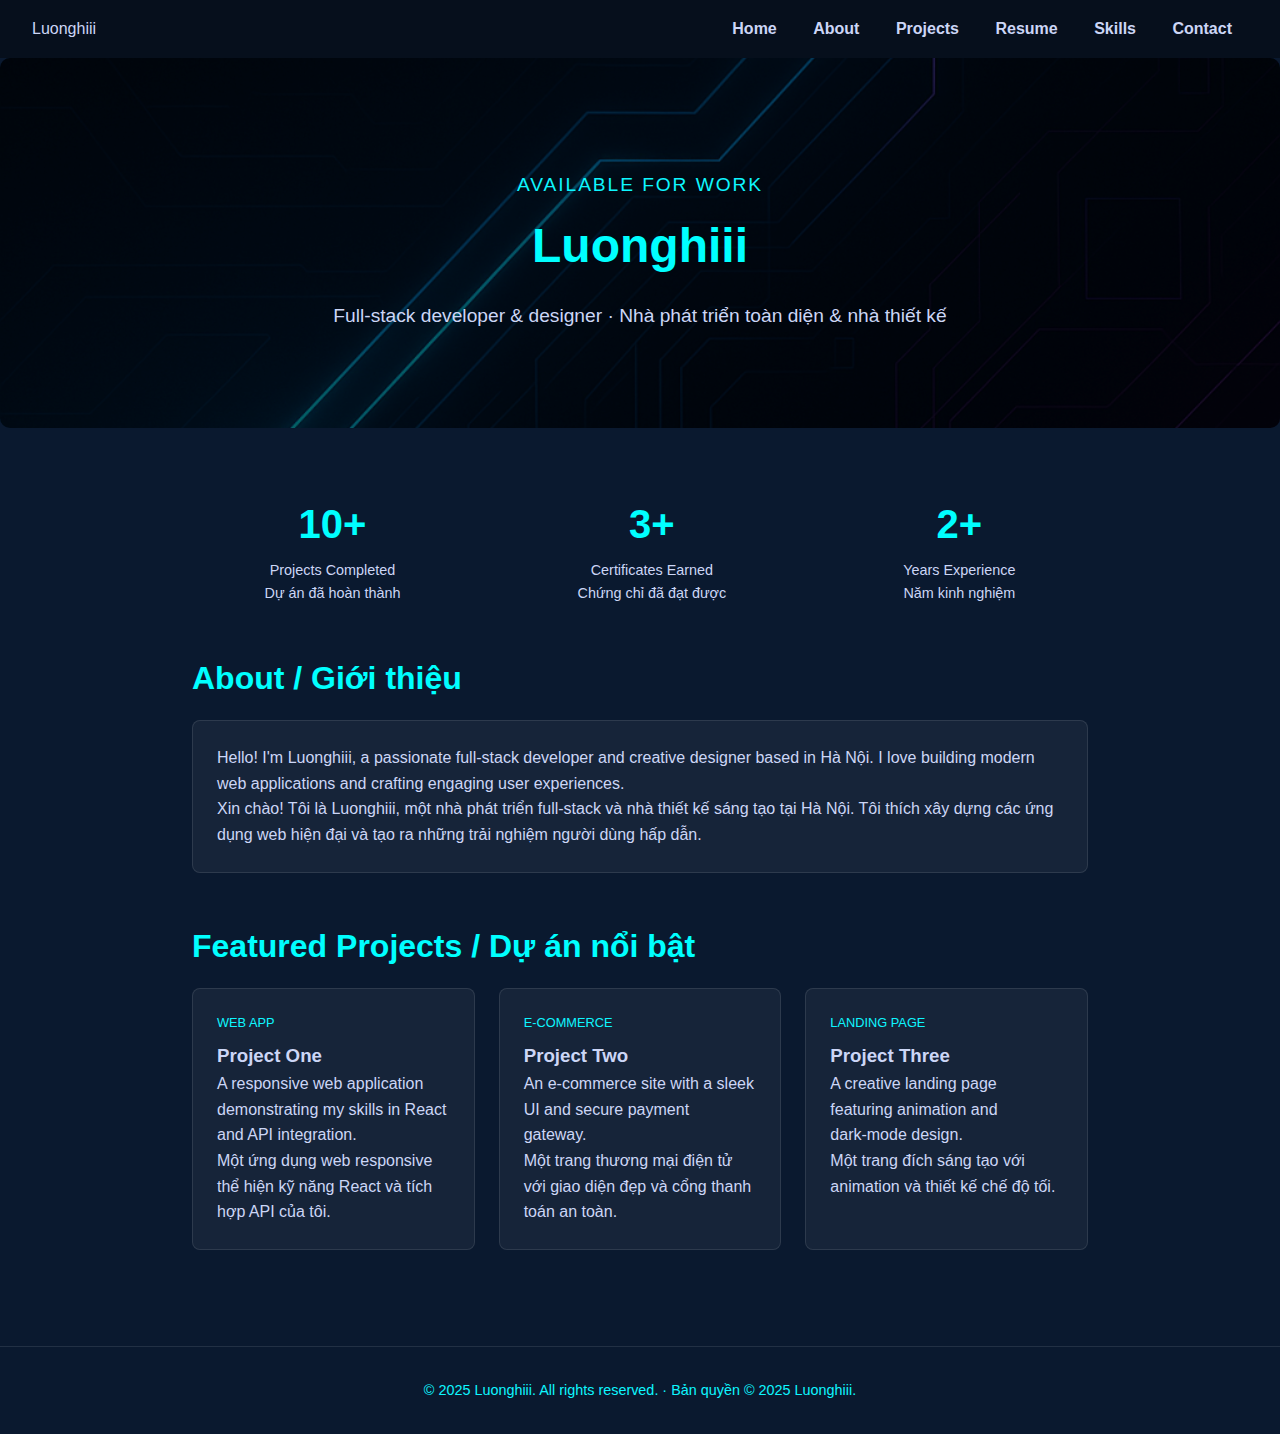
<file: index.html>
<!DOCTYPE html>
<html lang="en">
<head>
  <meta charset="UTF-8">
  <meta name="viewport" content="width=device-width, initial-scale=1.0">
  <title>Luonghiii Portfolio</title>
  <link rel="stylesheet" href="style.css">
</head>
<body>
  <nav>
    <div class="logo">Luonghiii</div>
    <div class="nav-links">
      <a href="index.html">Home</a>
      <a href="about.html">About</a>
      <a href="projects.html">Projects</a>
      <a href="resume.html">Resume</a>
      <a href="skills.html">Skills</a>
      <a href="contact.html">Contact</a>
    </div>
  </nav>

  <section class="hero">
    <div class="hero-overlay"></div>
    <div class="container">
      <p class="available">Available for work</p>
      <h1>Luonghiii</h1>
      <p>Full‑stack developer &amp; designer · Nhà phát triển toàn diện &amp; nhà thiết kế</p>
    </div>
  </section>
  <!-- Statistics section -->
  <div class="container">
    <section class="stats">
      <div class="stat">
        <h3>10+</h3>
        <p>Projects Completed<br>Dự án đã hoàn thành</p>
      </div>
      <div class="stat">
        <h3>3+</h3>
        <p>Certificates Earned<br>Chứng chỉ đã đạt được</p>
      </div>
      <div class="stat">
        <h3>2+</h3>
        <p>Years Experience<br>Năm kinh nghiệm</p>
      </div>
    </section>

    <section class="section">
      <h2>About / Giới thiệu</h2>
      <div class="card">
        <p>Hello! I'm Luonghiii, a passionate full‑stack developer and creative designer based in Hà Nội. I love building modern web applications and crafting engaging user experiences.</p>
        <p>Xin chào! Tôi là Luonghiii, một nhà phát triển full‑stack và nhà thiết kế sáng tạo tại Hà Nội. Tôi thích xây dựng các ứng dụng web hiện đại và tạo ra những trải nghiệm người dùng hấp dẫn.</p>
      </div>
    </section>

    <section class="section">
      <h2>Featured Projects / Dự án nổi bật</h2>
      <div class="card-grid">
        <div class="card">
          <p class="category">Web App</p>
          <h3>Project One</h3>
          <p>A responsive web application demonstrating my skills in React and API integration.</p>
          <p>Một ứng dụng web responsive thể hiện kỹ năng React và tích hợp API của tôi.</p>
        </div>
        <div class="card">
          <p class="category">E‑Commerce</p>
          <h3>Project Two</h3>
          <p>An e-commerce site with a sleek UI and secure payment gateway.</p>
          <p>Một trang thương mại điện tử với giao diện đẹp và cổng thanh toán an toàn.</p>
        </div>
        <div class="card">
          <p class="category">Landing Page</p>
          <h3>Project Three</h3>
          <p>A creative landing page featuring animation and dark‑mode design.</p>
          <p>Một trang đích sáng tạo với animation và thiết kế chế độ tối.</p>
        </div>
      </div>
    </section>
  </div>

  <div class="footer">
    © 2025 Luonghiii. All rights reserved. · Bản quyền © 2025 Luonghiii.
  </div>
</body>
</html>
</file>
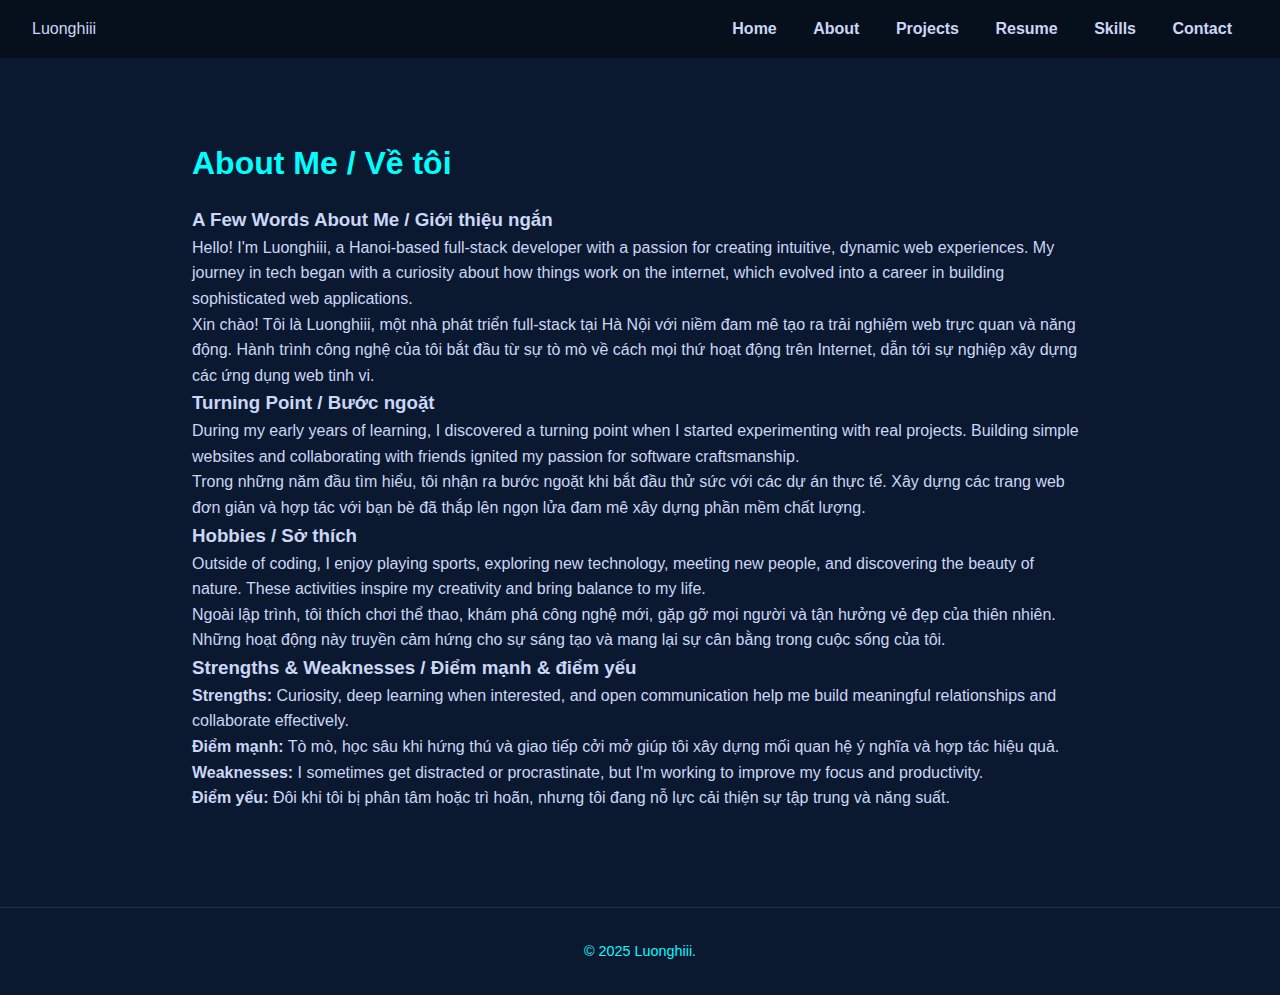
<file: about.html>
<!DOCTYPE html>
<html lang="en">
<head>
  <meta charset="UTF-8">
  <meta name="viewport" content="width=device-width, initial-scale=1.0">
  <title>About | Luonghiii</title>
  <link rel="stylesheet" href="style.css">
</head>
<body>
  <nav>
    <div class="logo">Luonghiii</div>
    <div class="nav-links">
      <a href="index.html">Home</a>
      <a href="about.html">About</a>
      <a href="projects.html">Projects</a>
      <a href="resume.html">Resume</a>
      <a href="skills.html">Skills</a>
      <a href="contact.html">Contact</a>
    </div>
  </nav>

  <div class="container">
    <section class="section">
      <h2>About Me / Về tôi</h2>

      <h3>A Few Words About Me / Giới thiệu ngắn</h3>
      <p>Hello! I'm Luonghiii, a Hanoi‑based full‑stack developer with a passion for creating intuitive, dynamic web experiences. My journey in tech began with a curiosity about how things work on the internet, which evolved into a career in building sophisticated web applications.</p>
      <p>Xin chào! Tôi là Luonghiii, một nhà phát triển full‑stack tại Hà Nội với niềm đam mê tạo ra trải nghiệm web trực quan và năng động. Hành trình công nghệ của tôi bắt đầu từ sự tò mò về cách mọi thứ hoạt động trên Internet, dẫn tới sự nghiệp xây dựng các ứng dụng web tinh vi.</p>

      <h3>Turning Point / Bước ngoặt</h3>
      <p>During my early years of learning, I discovered a turning point when I started experimenting with real projects. Building simple websites and collaborating with friends ignited my passion for software craftsmanship.</p>
      <p>Trong những năm đầu tìm hiểu, tôi nhận ra bước ngoặt khi bắt đầu thử sức với các dự án thực tế. Xây dựng các trang web đơn giản và hợp tác với bạn bè đã thắp lên ngọn lửa đam mê xây dựng phần mềm chất lượng.</p>

      <h3>Hobbies / Sở thích</h3>
      <p>Outside of coding, I enjoy playing sports, exploring new technology, meeting new people, and discovering the beauty of nature. These activities inspire my creativity and bring balance to my life.</p>
      <p>Ngoài lập trình, tôi thích chơi thể thao, khám phá công nghệ mới, gặp gỡ mọi người và tận hưởng vẻ đẹp của thiên nhiên. Những hoạt động này truyền cảm hứng cho sự sáng tạo và mang lại sự cân bằng trong cuộc sống của tôi.</p>

      <h3>Strengths &amp; Weaknesses / Điểm mạnh &amp; điểm yếu</h3>
      <p><strong>Strengths:</strong> Curiosity, deep learning when interested, and open communication help me build meaningful relationships and collaborate effectively.</p>
      <p><strong>Điểm mạnh:</strong> Tò mò, học sâu khi hứng thú và giao tiếp cởi mở giúp tôi xây dựng mối quan hệ ý nghĩa và hợp tác hiệu quả.</p>
      <p><strong>Weaknesses:</strong> I sometimes get distracted or procrastinate, but I'm working to improve my focus and productivity.</p>
      <p><strong>Điểm yếu:</strong> Đôi khi tôi bị phân tâm hoặc trì hoãn, nhưng tôi đang nỗ lực cải thiện sự tập trung và năng suất.</p>
    </section>
  </div>

  <div class="footer">
    © 2025 Luonghiii.
  </div>
</body>
</html>
</file>
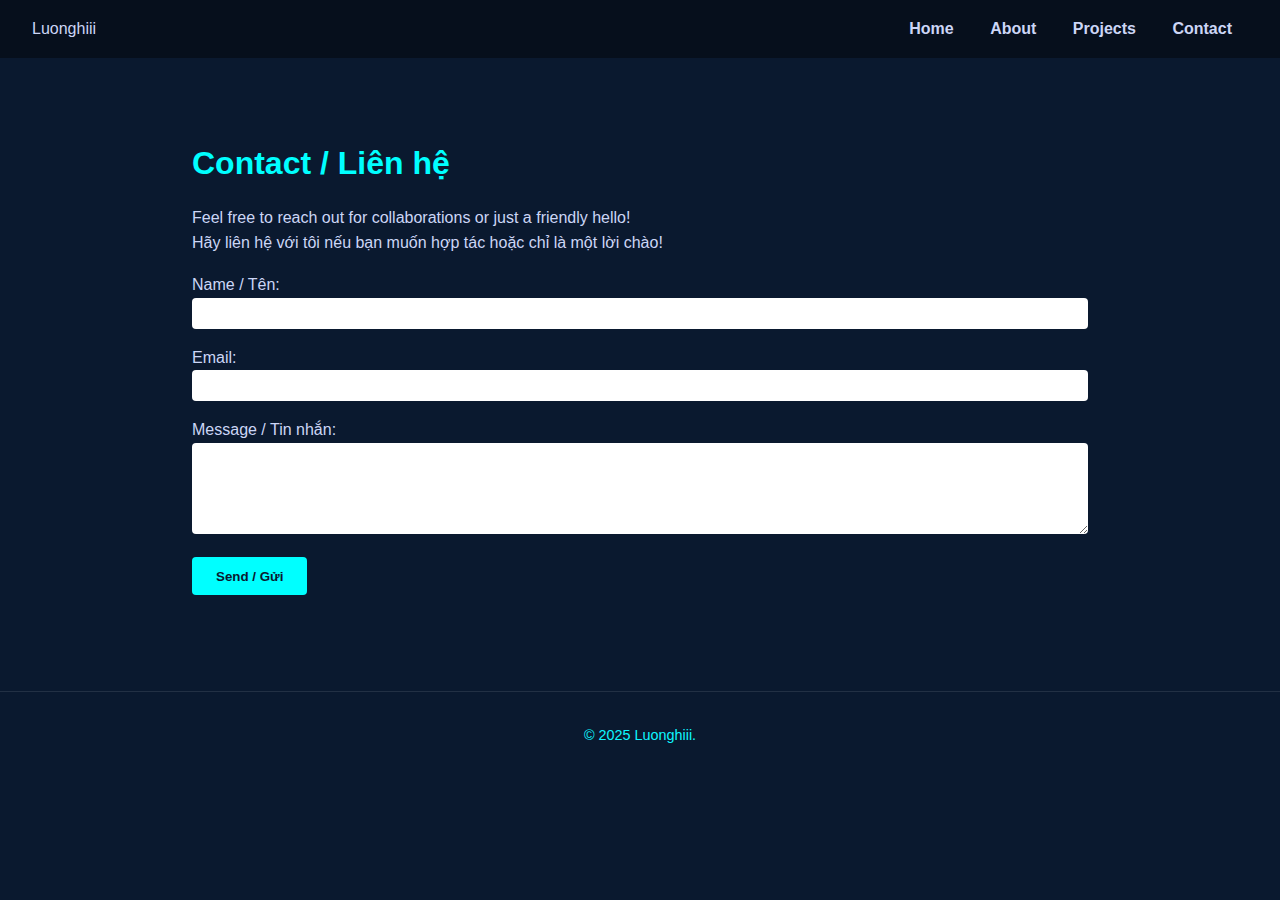
<file: contact.html>
<!DOCTYPE html>
<html lang="en">
<head>
  <meta charset="UTF-8">
  <meta name="viewport" content="width=device-width, initial-scale=1.0">
  <title>Contact | Luonghiii</title>
  <link rel="stylesheet" href="style.css">
</head>
<body>
  <nav>
    <div class="logo">Luonghiii</div>
    <div class="nav-links">
      <a href="index.html">Home</a>
      <a href="about.html">About</a>
      <a href="projects.html">Projects</a>
      <a href="contact.html">Contact</a>
    </div>
  </nav>

  <div class="container">
    <section class="section">
      <h2>Contact / Liên hệ</h2>
      <p>Feel free to reach out for collaborations or just a friendly hello!</p>
      <p>Hãy liên hệ với tôi nếu bạn muốn hợp tác hoặc chỉ là một lời chào!</p>
      <!-- Replace the email address below with your actual email -->
      <form action="mailto:youremail@example.com" method="post" enctype="text/plain" style="margin-top:1rem;">
        <div style="margin-bottom:1rem;">
          <label for="name">Name / Tên:</label><br>
          <input type="text" id="name" name="name" required style="width:100%; padding:0.5rem; border-radius:4px; border:none;">
        </div>
        <div style="margin-bottom:1rem;">
          <label for="email">Email:</label><br>
          <input type="email" id="email" name="email" required style="width:100%; padding:0.5rem; border-radius:4px; border:none;">
        </div>
        <div style="margin-bottom:1rem;">
          <label for="message">Message / Tin nhắn:</label><br>
          <textarea id="message" name="message" rows="5" required style="width:100%; padding:0.5rem; border-radius:4px; border:none;"></textarea>
        </div>
        <button class="btn" type="submit">Send / Gửi</button>
      </form>
    </section>
  </div>

  <div class="footer">
    © 2025 Luonghiii.
  </div>
</body>
</html>
</file>
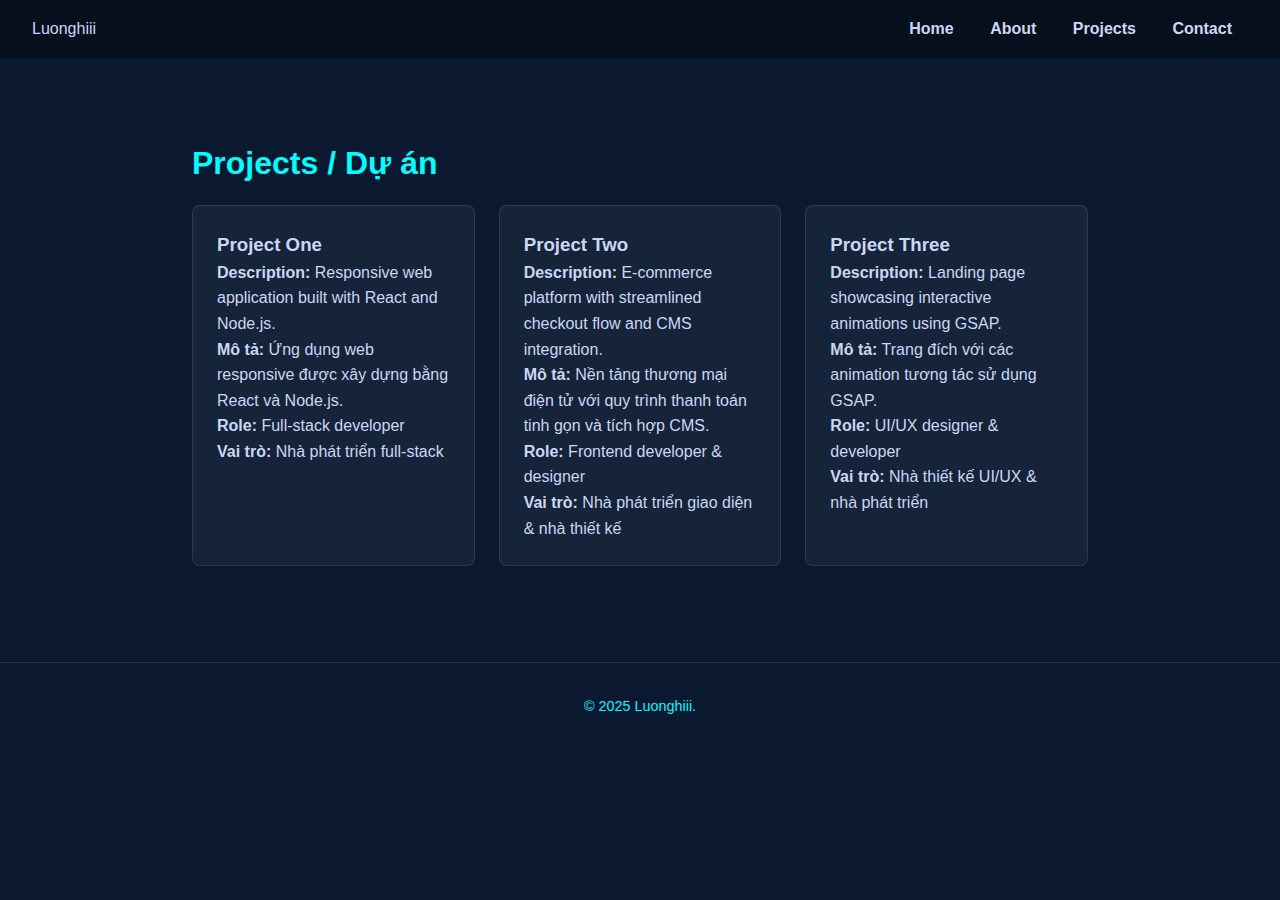
<file: projects.html>
<!DOCTYPE html>
<html lang="en">
<head>
  <meta charset="UTF-8">
  <meta name="viewport" content="width=device-width, initial-scale=1.0">
  <title>Projects | Luonghiii</title>
  <link rel="stylesheet" href="style.css">
</head>
<body>
  <nav>
    <div class="logo">Luonghiii</div>
    <div class="nav-links">
      <a href="index.html">Home</a>
      <a href="about.html">About</a>
      <a href="projects.html">Projects</a>
      <a href="contact.html">Contact</a>
    </div>
  </nav>

  <div class="container">
    <section class="section">
      <h2>Projects / Dự án</h2>
      <div class="card-grid">
        <div class="card">
          <h3>Project One</h3>
          <p><strong>Description:</strong> Responsive web application built with React and Node.js.</p>
          <p><strong>Mô tả:</strong> Ứng dụng web responsive được xây dựng bằng React và Node.js.</p>
          <p><strong>Role:</strong> Full‑stack developer</p>
          <p><strong>Vai trò:</strong> Nhà phát triển full‑stack</p>
        </div>
        <div class="card">
          <h3>Project Two</h3>
          <p><strong>Description:</strong> E‑commerce platform with streamlined checkout flow and CMS integration.</p>
          <p><strong>Mô tả:</strong> Nền tảng thương mại điện tử với quy trình thanh toán tinh gọn và tích hợp CMS.</p>
          <p><strong>Role:</strong> Frontend developer &amp; designer</p>
          <p><strong>Vai trò:</strong> Nhà phát triển giao diện &amp; nhà thiết kế</p>
        </div>
        <div class="card">
          <h3>Project Three</h3>
          <p><strong>Description:</strong> Landing page showcasing interactive animations using GSAP.</p>
          <p><strong>Mô tả:</strong> Trang đích với các animation tương tác sử dụng GSAP.</p>
          <p><strong>Role:</strong> UI/UX designer &amp; developer</p>
          <p><strong>Vai trò:</strong> Nhà thiết kế UI/UX &amp; nhà phát triển</p>
        </div>
      </div>
    </section>
  </div>

  <div class="footer">
    © 2025 Luonghiii.
  </div>
</body>
</html>
</file>
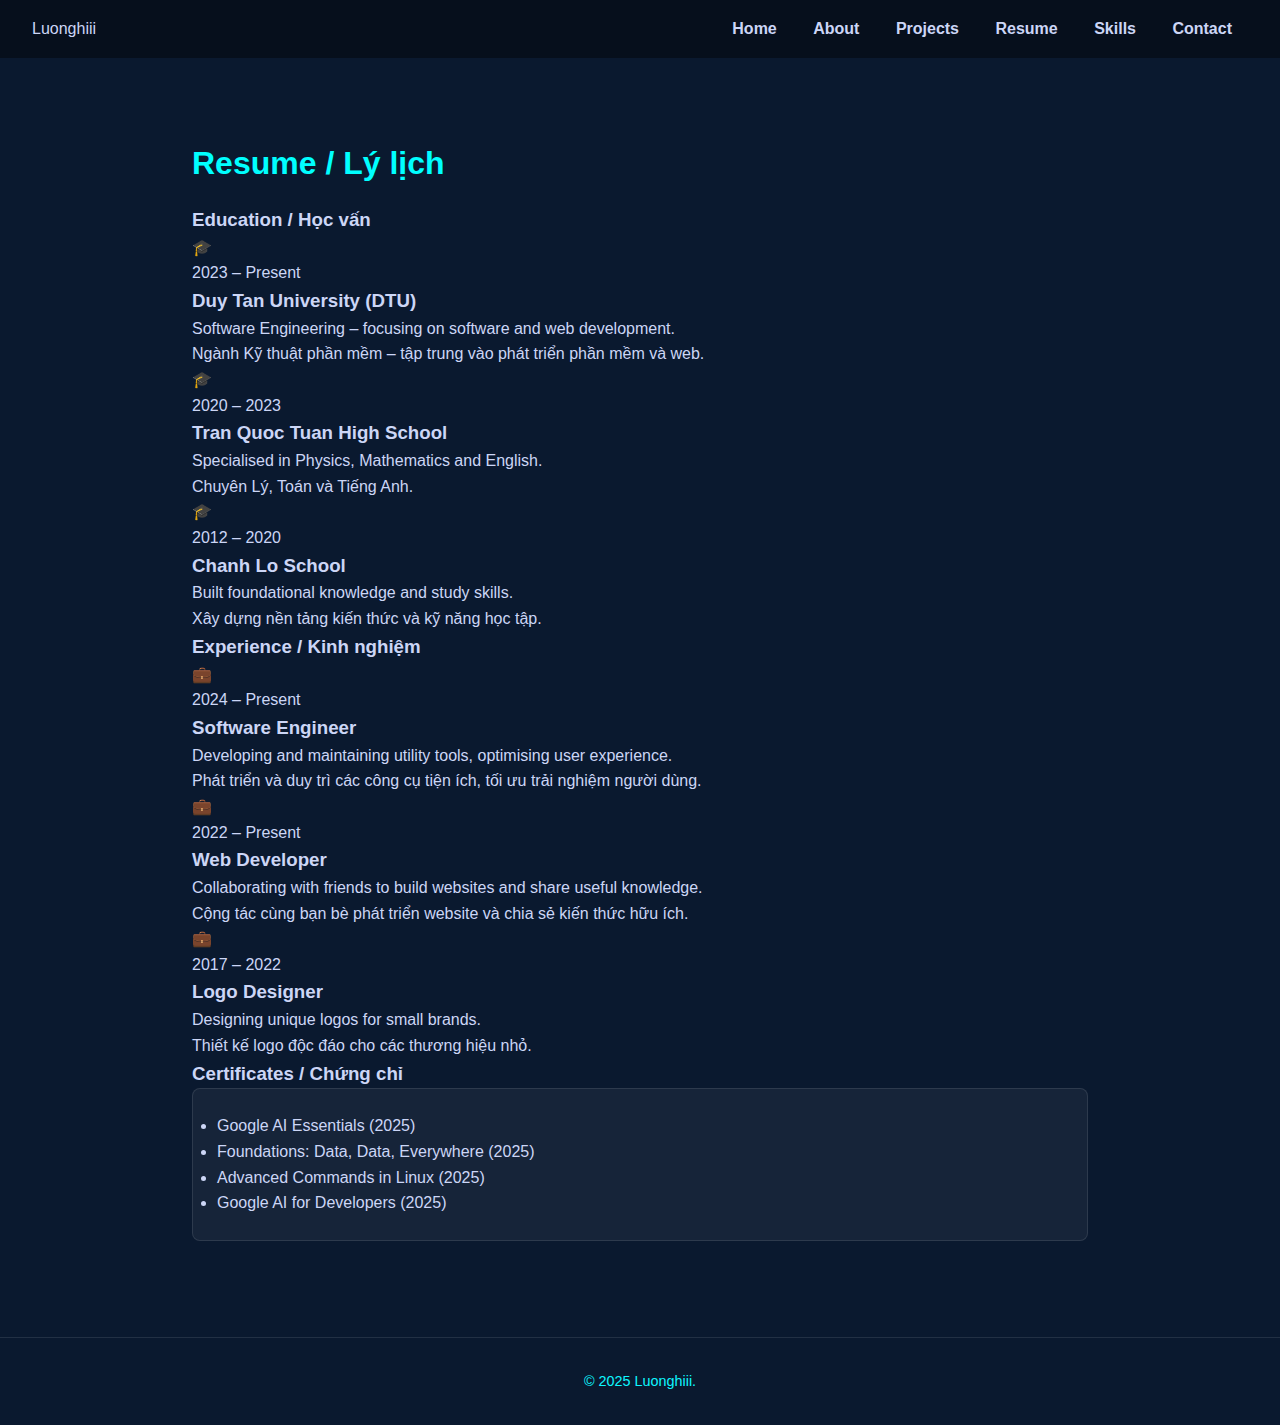
<file: resume.html>
<!DOCTYPE html>
<html lang="en">
<head>
  <meta charset="UTF-8">
  <meta name="viewport" content="width=device-width, initial-scale=1.0">
  <title>Resume | Luonghiii</title>
  <link rel="stylesheet" href="style.css">
</head>
<body>
  <nav>
    <div class="logo">Luonghiii</div>
    <div class="nav-links">
      <a href="index.html">Home</a>
      <a href="about.html">About</a>
      <a href="projects.html">Projects</a>
      <a href="resume.html">Resume</a>
      <a href="skills.html">Skills</a>
      <a href="contact.html">Contact</a>
    </div>
  </nav>

  <div class="container">
    <section class="section">
      <h2>Resume / Lý lịch</h2>

      <h3>Education / Học vấn</h3>
      <div class="timeline">
        <div class="timeline-item">
          <div class="timeline-icon">🎓</div>
          <div class="timeline-content">
            <span class="timeline-date">2023 – Present</span>
            <h3>Duy Tan University (DTU)</h3>
            <p>Software Engineering – focusing on software and web development.</p>
            <p>Ngành Kỹ thuật phần mềm – tập trung vào phát triển phần mềm và web.</p>
          </div>
        </div>
        <div class="timeline-item">
          <div class="timeline-icon">🎓</div>
          <div class="timeline-content">
            <span class="timeline-date">2020 – 2023</span>
            <h3>Tran Quoc Tuan High School</h3>
            <p>Specialised in Physics, Mathematics and English.</p>
            <p>Chuyên Lý, Toán và Tiếng Anh.</p>
          </div>
        </div>
        <div class="timeline-item">
          <div class="timeline-icon">🎓</div>
          <div class="timeline-content">
            <span class="timeline-date">2012 – 2020</span>
            <h3>Chanh Lo School</h3>
            <p>Built foundational knowledge and study skills.</p>
            <p>Xây dựng nền tảng kiến thức và kỹ năng học tập.</p>
          </div>
        </div>
      </div>

      <h3>Experience / Kinh nghiệm</h3>
      <div class="timeline">
        <div class="timeline-item">
          <div class="timeline-icon">💼</div>
          <div class="timeline-content">
            <span class="timeline-date">2024 – Present</span>
            <h3>Software Engineer</h3>
            <p>Developing and maintaining utility tools, optimising user experience.</p>
            <p>Phát triển và duy trì các công cụ tiện ích, tối ưu trải nghiệm người dùng.</p>
          </div>
        </div>
        <div class="timeline-item">
          <div class="timeline-icon">💼</div>
          <div class="timeline-content">
            <span class="timeline-date">2022 – Present</span>
            <h3>Web Developer</h3>
            <p>Collaborating with friends to build websites and share useful knowledge.</p>
            <p>Cộng tác cùng bạn bè phát triển website và chia sẻ kiến thức hữu ích.</p>
          </div>
        </div>
        <div class="timeline-item">
          <div class="timeline-icon">💼</div>
          <div class="timeline-content">
            <span class="timeline-date">2017 – 2022</span>
            <h3>Logo Designer</h3>
            <p>Designing unique logos for small brands.</p>
            <p>Thiết kế logo độc đáo cho các thương hiệu nhỏ.</p>
          </div>
        </div>
      </div>

      <h3>Certificates / Chứng chỉ</h3>
      <div class="card">
        <ul>
          <li>Google AI Essentials (2025)</li>
          <li>Foundations: Data, Data, Everywhere (2025)</li>
          <li>Advanced Commands in Linux (2025)</li>
          <li>Google AI for Developers (2025)</li>
        </ul>
      </div>
    </section>
  </div>

  <div class="footer">
    © 2025 Luonghiii.
  </div>
</body>
</html>
</file>
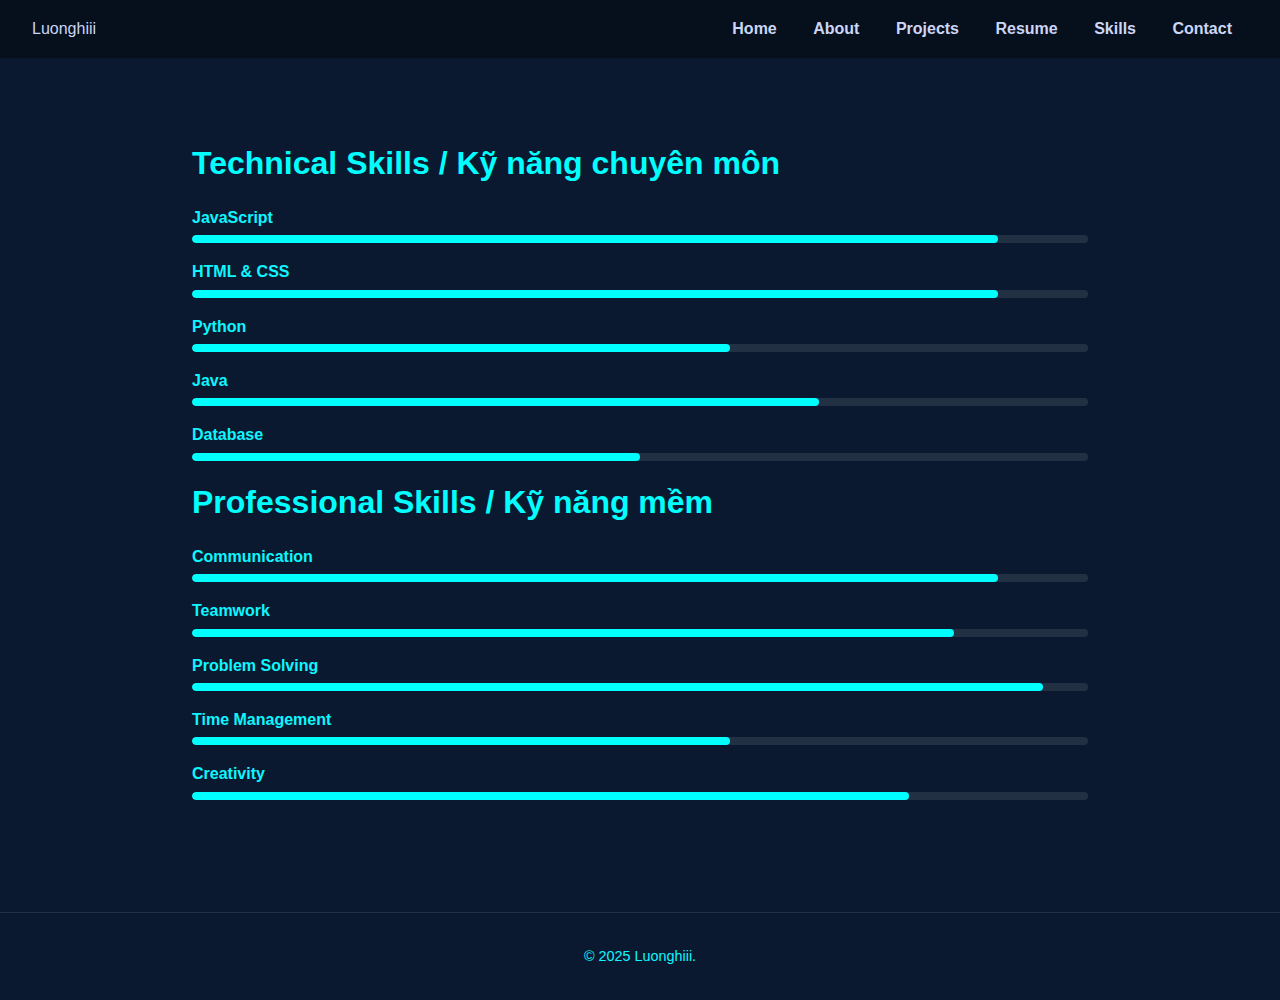
<file: skills.html>
<!DOCTYPE html>
<html lang="en">
<head>
  <meta charset="UTF-8">
  <meta name="viewport" content="width=device-width, initial-scale=1.0">
  <title>Skills | Luonghiii</title>
  <link rel="stylesheet" href="style.css">
</head>
<body>
  <nav>
    <div class="logo">Luonghiii</div>
    <div class="nav-links">
      <a href="index.html">Home</a>
      <a href="about.html">About</a>
      <a href="projects.html">Projects</a>
      <a href="resume.html">Resume</a>
      <a href="skills.html">Skills</a>
      <a href="contact.html">Contact</a>
    </div>
  </nav>

  <div class="container">
    <section class="section">
      <h2>Technical Skills / Kỹ năng chuyên môn</h2>

      <div class="skill">
        <h3>JavaScript</h3>
        <div class="progress-bar">
          <div class="progress-bar-fill" style="--progress: 90%;"></div>
        </div>
      </div>
      <div class="skill">
        <h3>HTML &amp; CSS</h3>
        <div class="progress-bar">
          <div class="progress-bar-fill" style="--progress: 90%;"></div>
        </div>
      </div>
      <div class="skill">
        <h3>Python</h3>
        <div class="progress-bar">
          <div class="progress-bar-fill" style="--progress: 60%;"></div>
        </div>
      </div>
      <div class="skill">
        <h3>Java</h3>
        <div class="progress-bar">
          <div class="progress-bar-fill" style="--progress: 70%;"></div>
        </div>
      </div>
      <div class="skill">
        <h3>Database</h3>
        <div class="progress-bar">
          <div class="progress-bar-fill" style="--progress: 50%;"></div>
        </div>
      </div>

      <h2>Professional Skills / Kỹ năng mềm</h2>
      <div class="skill">
        <h3>Communication</h3>
        <div class="progress-bar">
          <div class="progress-bar-fill" style="--progress: 90%;"></div>
        </div>
      </div>
      <div class="skill">
        <h3>Teamwork</h3>
        <div class="progress-bar">
          <div class="progress-bar-fill" style="--progress: 85%;"></div>
        </div>
      </div>
      <div class="skill">
        <h3>Problem Solving</h3>
        <div class="progress-bar">
          <div class="progress-bar-fill" style="--progress: 95%;"></div>
        </div>
      </div>
      <div class="skill">
        <h3>Time Management</h3>
        <div class="progress-bar">
          <div class="progress-bar-fill" style="--progress: 60%;"></div>
        </div>
      </div>
      <div class="skill">
        <h3>Creativity</h3>
        <div class="progress-bar">
          <div class="progress-bar-fill" style="--progress: 80%;"></div>
        </div>
      </div>
    </section>
  </div>

  <div class="footer">
    © 2025 Luonghiii.
  </div>
</body>
</html>
</file>
<file: style.css>
:root {
  --color-bg: #0a192f;
  --color-primary: #00ffff;
  --color-secondary: #0ef6ff;
  --color-text: #ccd6f6;
}

* {
  box-sizing: border-box;
  margin: 0;
  padding: 0;
}

body {
  font-family: Arial, sans-serif;
  background-color: var(--color-bg);
  color: var(--color-text);
  line-height: 1.6;
}

nav {
  display: flex;
  justify-content: space-between;
  align-items: center;
  padding: 1rem 2rem;
  background-color: rgba(0, 0, 0, 0.4);
}

nav a {
  color: var(--color-text);
  margin: 0 1rem;
  text-decoration: none;
  font-weight: bold;
  transition: color 0.3s ease;
}

nav a:hover {
  color: var(--color-primary);
}

.container {
  max-width: 960px;
  margin: 0 auto;
  padding: 2rem;
}

.hero {
  text-align: center;
  padding: 4rem 2rem;
  background-image: url('assets/hero.png');
  background-size: cover;
  background-position: center;
  background-repeat: no-repeat;
  border-radius: 10px;
  position: relative;
  overflow: hidden;
}

.hero-overlay {
  position: absolute;
  inset: 0;
  background: rgba(0, 0, 0, 0.6);
}

.hero h1 {
  font-size: 3rem;
  color: var(--color-primary);
  position: relative;
  z-index: 1;
}

.available {
  font-size: 1rem;
  color: var(--color-secondary);
  text-transform: uppercase;
  letter-spacing: 0.1em;
  margin-bottom: 0.5rem;
  position: relative;
  z-index: 1;
}

.hero p {
  font-size: 1.2rem;
  margin-top: 1rem;
  position: relative;
  z-index: 1;
}

.section {
  margin-top: 3rem;
}

.section h2 {
  font-size: 2rem;
  margin-bottom: 1rem;
  color: var(--color-primary);
}

.stats {
  display: flex;
  justify-content: space-around;
  margin-top: 2rem;
  flex-wrap: wrap;
  gap: 2rem;
}

.stat {
  text-align: center;
}

.stat h3 {
  font-size: 2.5rem;
  color: var(--color-primary);
  margin-bottom: 0.2rem;
}

.stat p {
  font-size: 0.9rem;
  color: var(--color-text);
}

.card-grid {
  display: grid;
  gap: 1.5rem;
  grid-template-columns: repeat(auto-fill, minmax(280px, 1fr));
}

.card {
  background-color: rgba(255, 255, 255, 0.05);
  border: 1px solid rgba(255, 255, 255, 0.1);
  padding: 1.5rem;
  border-radius: 8px;
  transition: transform 0.3s ease, box-shadow 0.3s ease;
}

.card:hover {
  transform: translateY(-5px);
  box-shadow: 0 0 10px var(--color-primary);
}

/* Category label for project cards */
.card .category {
  font-size: 0.8rem;
  color: var(--color-secondary);
  text-transform: uppercase;
  margin-bottom: 0.5rem;
}

/* Progress bar for skills */
.skill {
  margin-bottom: 1rem;
}

.skill h3 {
  font-size: 1rem;
  margin-bottom: 0.3rem;
  color: var(--color-secondary);
}

.progress-bar {
  position: relative;
  background-color: rgba(255, 255, 255, 0.1);
  border-radius: 4px;
  width: 100%;
  height: 8px;
  overflow: hidden;
}

.progress-bar-fill {
  height: 100%;
  background-color: var(--color-primary);
  border-radius: 4px;
  width: var(--progress, 0%);
}

.btn {
  background-color: var(--color-primary);
  color: var(--color-bg);
  padding: 0.7rem 1.5rem;
  border: none;
  border-radius: 4px;
  font-weight: bold;
  cursor: pointer;
  transition: filter 0.3s ease;
}

.btn:hover {
  filter: brightness(1.2);
}

.footer {
  text-align: center;
  padding: 2rem;
  margin-top: 4rem;
  color: var(--color-secondary);
  font-size: 0.9rem;
  border-top: 1px solid rgba(255, 255, 255, 0.1);
}
</file>
